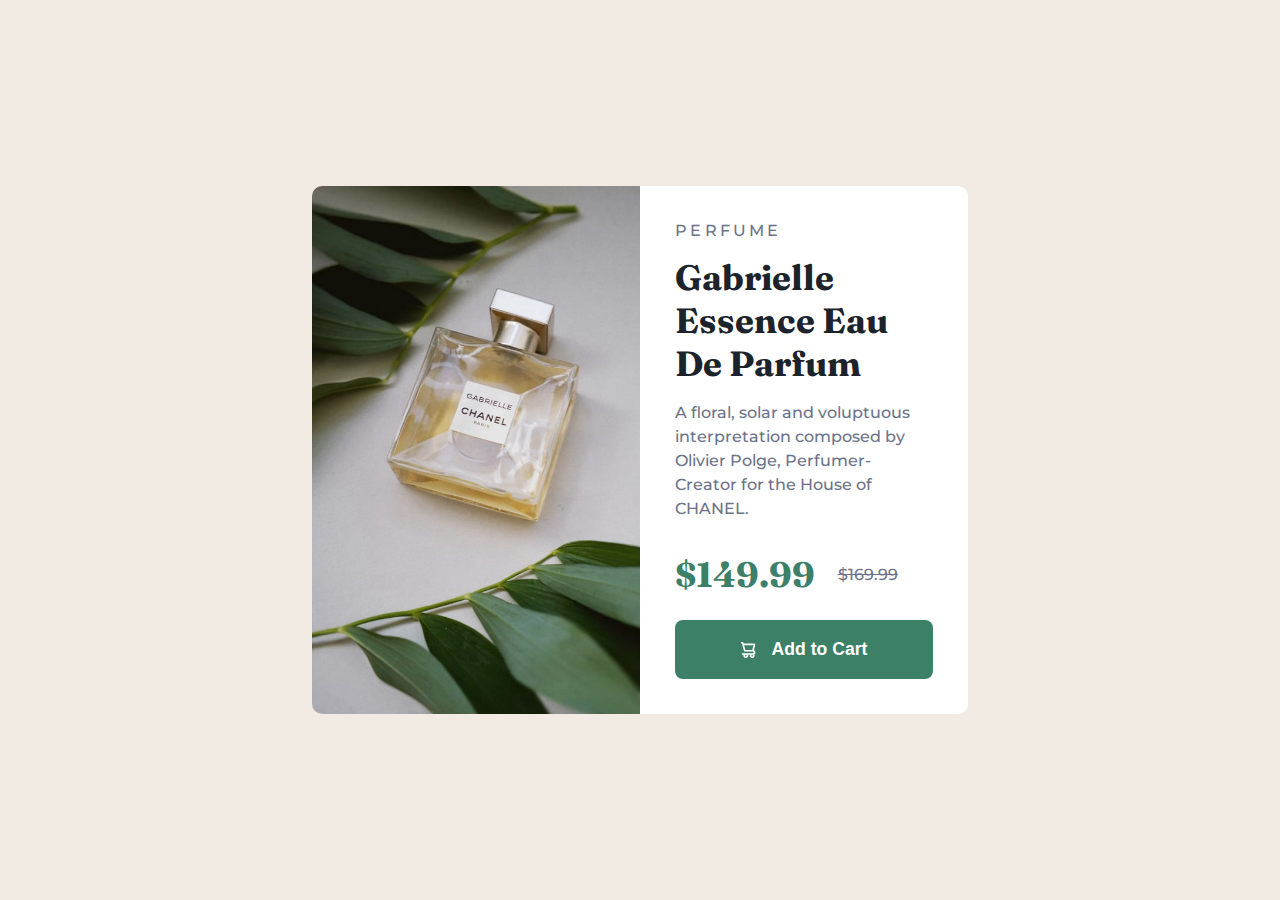
<file: index.html>
<!DOCTYPE html>
<html lang="en">
<head>
  <meta charset="UTF-8">
  <meta name="viewport" content="width=device-width, initial-scale=1.0"> <!-- displays site properly based on user's device -->

  <link rel="icon" type="image/png" sizes="32x32" href="./images/favicon-32x32.png">
  <link rel="stylesheet" href="./styles.css">
  
  <title>Frontend Mentor | Product preview card component</title>
</head>
<body>
  <main>
    <div class="product-img">
      <img src="./images/image-product-desktop.jpg" alt="perfume">
    </div>
    <div class="content">
      <div class="category">Perfume</div>
      <h1>Gabrielle Essence Eau De Parfum</h1>
      <p>A floral, solar and voluptuous interpretation composed by Olivier Polge, 
        Perfumer-Creator for the House of CHANEL.</p>
      <div class="price">
        <div class="new-pricetag">$149.99</div>
        <div class="old-pricetag">$169.99</div>
      </div>
      <button>
        <img src="./images/icon-cart.svg" alt="shopping cart icon">
        Add to Cart
      </button>
    </div>
  </main>
</body>
</html>
</file>
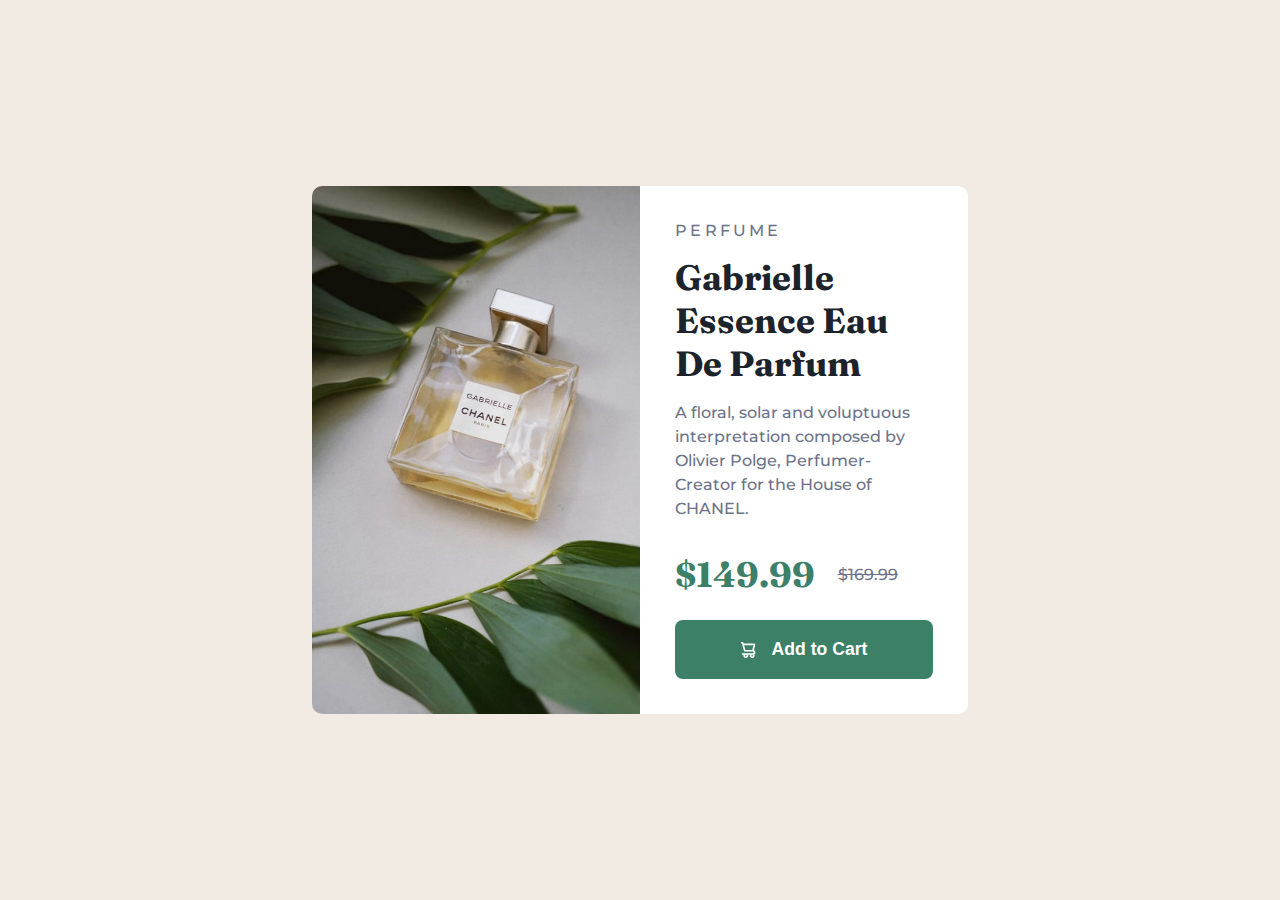
<file: product-preview-card-component-main/index.html>
<!DOCTYPE html>
<html lang="en">
<head>
  <meta charset="UTF-8">
  <meta name="viewport" content="width=device-width, initial-scale=1.0"> <!-- displays site properly based on user's device -->

  <link rel="icon" type="image/png" sizes="32x32" href="./images/favicon-32x32.png">
  <link rel="stylesheet" href="./styles.css">
  
  <title>Frontend Mentor | Product preview card component</title>
</head>
<body>
  <main>
    <div class="product-img">
      <img src="./images/image-product-desktop.jpg" alt="perfume">
    </div>
    <div class="content">
      <div class="category">Perfume</div>
      <h1>Gabrielle Essence Eau De Parfum</h1>
      <p>A floral, solar and voluptuous interpretation composed by Olivier Polge, 
        Perfumer-Creator for the House of CHANEL.</p>
      <div class="price">
        <div class="new-pricetag">$149.99</div>
        <div class="old-pricetag">$169.99</div>
      </div>
      <button>
        <img src="./images/icon-cart.svg">
        Add to Cart
      </button>
    </div>
  </main>
</body>
</html>
</file>
<file: styles.css>
@import url('https://fonts.googleapis.com/css2?family=Fraunces:ital,opsz,wght@0,9..144,100..900;1,9..144,100..900&family=Montserrat:ital,wght@0,100..900;1,100..900&display=swap');

* {
  box-sizing: border-box;
}

html {
  font-size: 14px;
}

body {
  font-family: Montserrat;
  font-weight: 500;
  color: hsl(228, 12%, 48%);
  margin: 0;
  background-color: hsl(30, 38%, 92%);
  height: 100vh;
  display: flex;
  justify-content: center;
  align-items: center;
}

main {
  margin: 1rem;
  border-radius: 10px;
  background-color: hsl(0, 0%, 100%);
  overflow: hidden;
}

.product-img {
  width: 100%;
  height: 19rem;
}

.product-img img {
  width: 100%;
  height: 100%;
  object-fit: cover;
}

h1 {
  font-family: Fraunces;
  font-size: 2.2rem;
  margin: 1rem 0;
  color: hsl(212, 21%, 14%);
}

.content {
  padding: 1.9rem;
}

.category {
  text-transform: uppercase;
  letter-spacing: 0.2rem;
}

p {
  line-height: 150%;
}

.price {
  display: flex;
  align-items: center;
  gap: 1.4rem;
  margin-top: 2rem;
}

.price .new-pricetag {
  font-family: Fraunces;
  color: hsl(158, 36%, 37%);
  font-size: 2.2rem;
  font-weight: 700;
}

.price .old-pricetag {
  text-decoration: line-through;
}

button {
  width: 100%;
  margin-top: 1.5rem;
  padding: 1.2rem 0;
  background-color: hsl(158, 36%, 37%);
  border-radius: 8px;
  border: none;
  color: hsl(0, 0%, 100%);
  font-weight: 700;
  font-size: 1.1rem;
  display: flex;
  justify-content: center;
  align-items: center;
  gap: 1rem;
  cursor: pointer;
}

@media screen and (min-width: 36rem) {
  html {
    font-size: 16px;
  }

  main {
    display: grid;
    grid-template-columns: 1fr 1fr;
    max-width: 41rem;
  }

  .product-img {
    height: 100%;
  }

  .content {
    padding: 2.2rem;
  }
}
</file>
<file: product-preview-card-component-main/styles.css>
@import url('https://fonts.googleapis.com/css2?family=Fraunces:ital,opsz,wght@0,9..144,100..900;1,9..144,100..900&family=Montserrat:ital,wght@0,100..900;1,100..900&display=swap');

* {
  box-sizing: border-box;
}

html {
  font-size: 14px;
}

body {
  font-family: Montserrat;
  font-weight: 500;
  color: hsl(228, 12%, 48%);
  margin: 0;
  background-color: hsl(30, 38%, 92%);
  height: 100vh;
  display: flex;
  justify-content: center;
  align-items: center;
}

main {
  margin: 1rem;
  border-radius: 10px;
  background-color: hsl(0, 0%, 100%);
  overflow: hidden;
}

.product-img {
  width: 100%;
  height: 19rem;
}

.product-img img {
  width: 100%;
  height: 100%;
  object-fit: cover;
}

h1 {
  font-family: Fraunces;
  font-size: 2.2rem;
  margin: 1rem 0;
  color: hsl(212, 21%, 14%);
}

.content {
  padding: 1.9rem;
}

.category {
  text-transform: uppercase;
  letter-spacing: 0.2rem;
}

p {
  line-height: 150%;
}

.price {
  display: flex;
  align-items: center;
  gap: 1.4rem;
  margin-top: 2rem;
}

.price .new-pricetag {
  font-family: Fraunces;
  color: hsl(158, 36%, 37%);
  font-size: 2.2rem;
  font-weight: 700;
}

.price .old-pricetag {
  text-decoration: line-through;
}

button {
  width: 100%;
  margin-top: 1.5rem;
  padding: 1.2rem 0;
  background-color: hsl(158, 36%, 37%);
  border-radius: 8px;
  border: none;
  color: hsl(0, 0%, 100%);
  font-weight: 700;
  font-size: 1.1rem;
  display: flex;
  justify-content: center;
  align-items: center;
  gap: 1rem;
}

@media screen and (min-width: 36rem) {
  html {
    font-size: 16px;
  }

  main {
    display: grid;
    grid-template-columns: 1fr 1fr;
    max-width: 41rem;
  }

  .product-img {
    height: 100%;
  }

  .content {
    padding: 2.2rem;
  }
}
</file>
